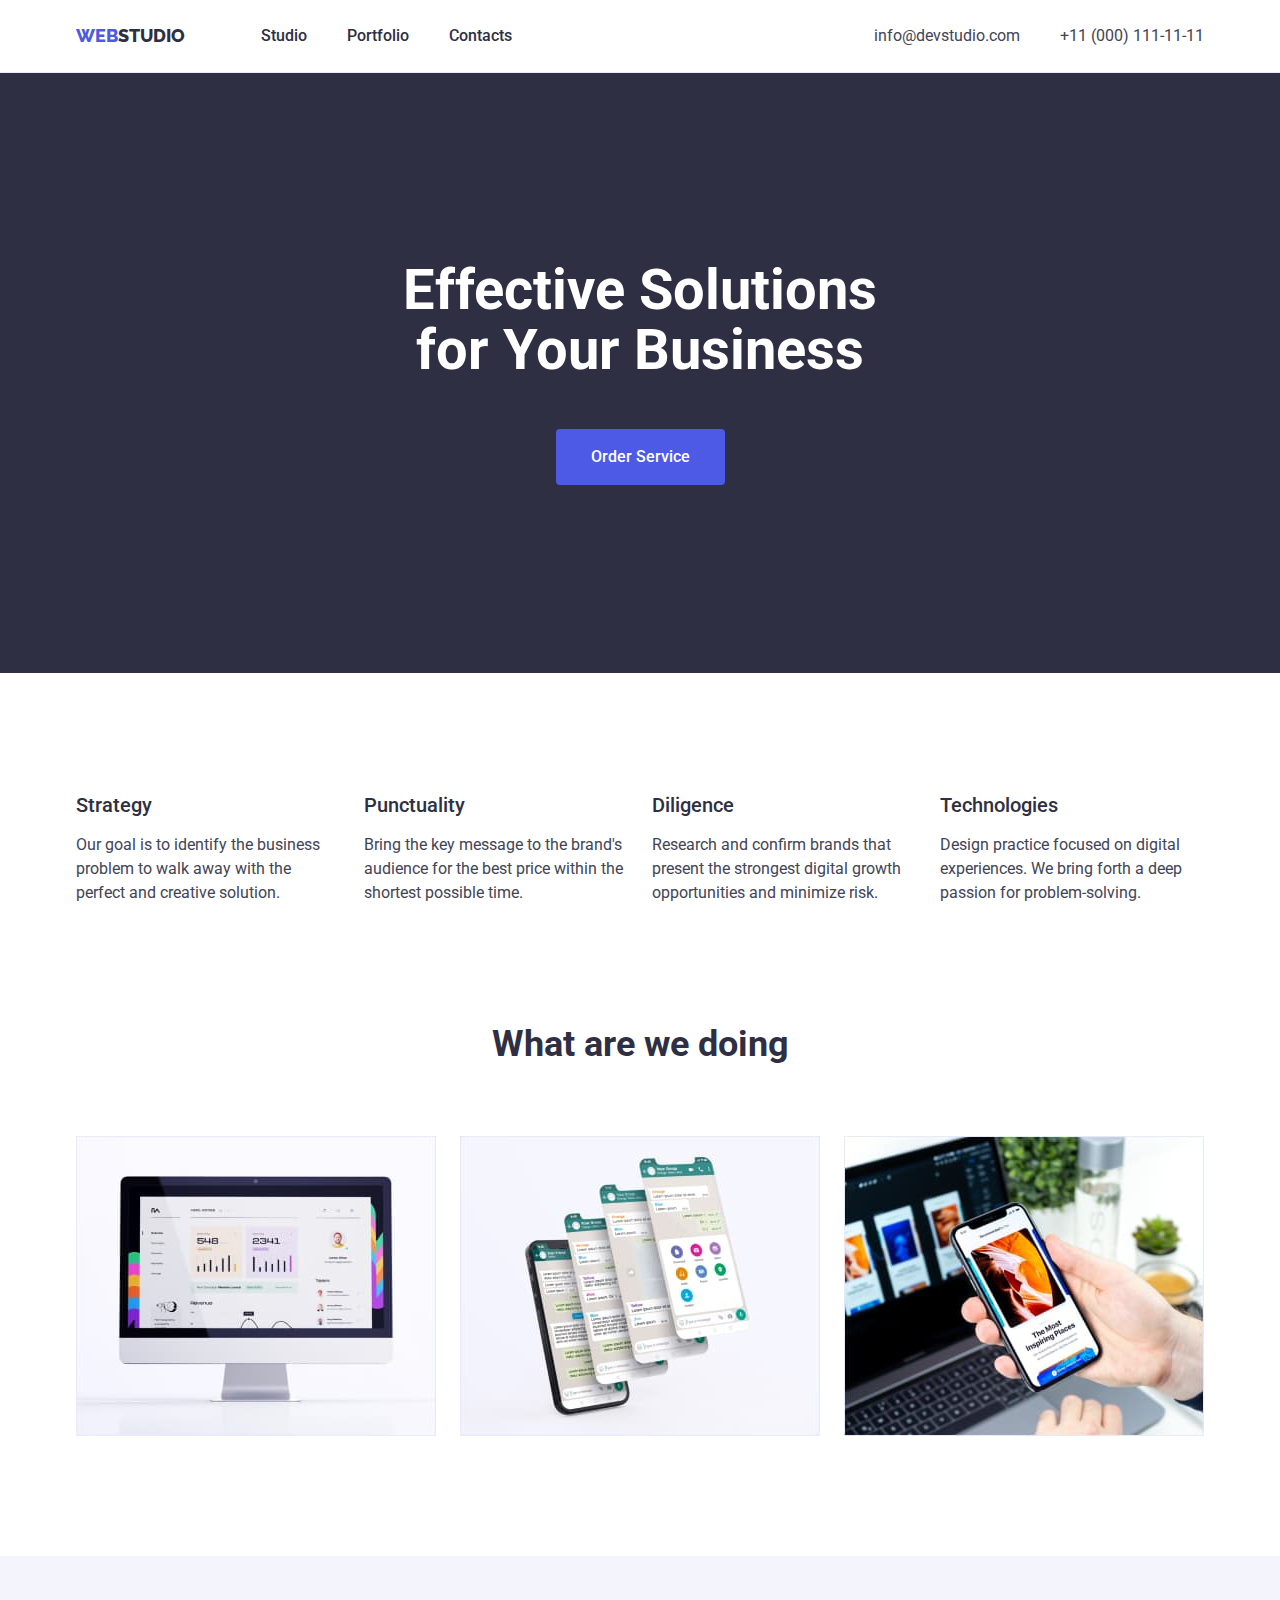
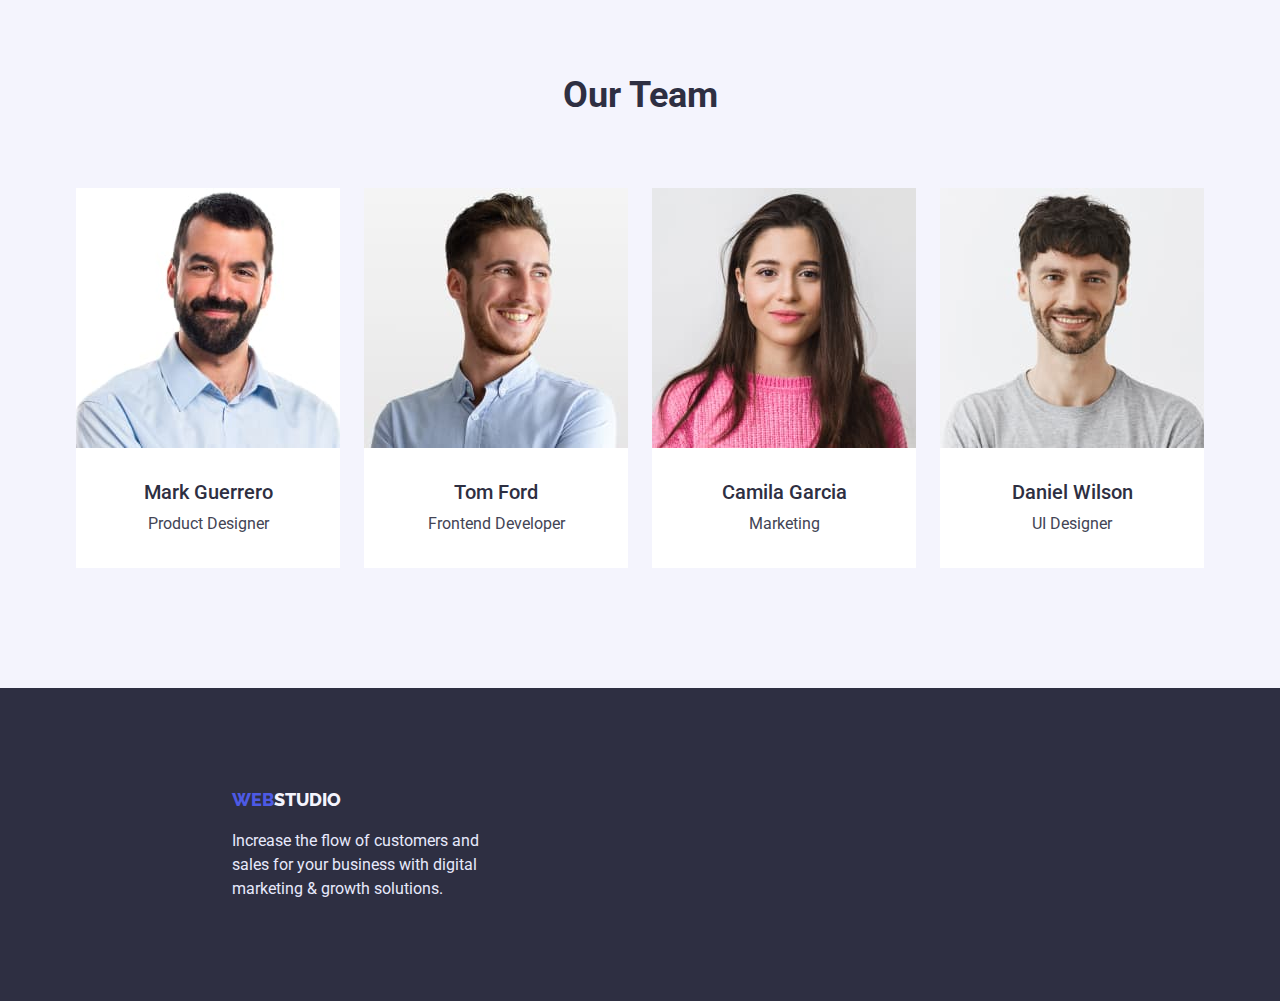
<file: index.html>
<!DOCTYPE html>
<html lang="en">
  <head>
    <meta charset="UTF-8" />
    <meta http-equiv="X-UA-Compatible" content="IE=edge" />
    <meta name="viewport" content="width=device-width, initial-scale=1.0" />
    <title>WebStudio</title>
    <!-- fonts -->
    <link rel="preconnect" href="https://fonts.googleapis.com" />
    <link rel="preconnect" href="https://fonts.gstatic.com" crossorigin />
    <link
      href="https://fonts.googleapis.com/css2?family=Raleway:wght@800&family=Roboto:wght@400;500;700;900&display=swap"
      rel="stylesheet"
    />
    <!--styles-->
    <link
      rel="stylesheet"
      href="https://cdn.jsdelivr.net/npm/modern-normalize@1.1.0/modern-normalize.min.css"
    />
    <link rel="stylesheet" href="./css/styles.css" />
  </head>
  <body>
    <header class="header">
      <div class="conteiner page-header-conteiner">
        <nav class="header-navigation">
          <a class="logo link" href="./index.html"
            ><span class="logo-Web">Web</span>Studio</a
          >
          <ul class="header-list list nav-conteiner">
            <li class="header-item">
              <a class="header-link link" href="./index.html">Studio</a>
            </li>
            <li class="header-item">
              <a class="header-link link" href="./portfolio.html">Portfolio</a>
            </li>
            <li class="header-item">
              <a class="header-link link" href="#">Contacts</a>
            </li>
          </ul>
        </nav>
        <address class="address">
          <ul class="address-list list">
            <li class="address-item">
              <a class="link address-link" href="mailto:info@devstudio.com"
                >info@devstudio.com</a
              >
            </li>
            <li class="address-item">
              <a class="link address-link" href="tel:+110001111111"
                >+11 (000) 111-11-11</a
              >
            </li>
          </ul>
        </address>
      </div>
    </header>
    <main>
      <section class="hero">
        <div class="conteiner">
          <h1 class="hero-title">Effective Solutions for Your Business</h1>
          <button class="button-hero" type="button">Order Service</button>
        </div>
      </section>
      <section class="features">
        <div class="conteiner">
          <h2 class="visually-hidden">features</h2>
          <ul class="features-list list">
            <li class="features-item">
              <h3 class="text-features-title">Strategy</h3>
              <p class="text-features-p">
                Our goal is to identify the business problem to walk away with
                the perfect and creative solution.
              </p>
            </li>
            <li class="features-item">
              <h3 class="text-features-title">Punctuality</h3>
              <p class="text-features-p">
                Bring the key message to the brand's audience for the best price
                within the shortest possible time.
              </p>
            </li>
            <li class="features-item">
              <h3 class="text-features-title">Diligence</h3>
              <p class="text-features-p">
                Research and confirm brands that present the strongest digital
                growth opportunities and minimize risk.
              </p>
            </li>
            <li class="features-item">
              <h3 class="text-features-title">Technologies</h3>
              <p class="text-features-p">
                Design practice focused on digital experiences. We bring forth a
                deep passion for problem-solving.
              </p>
            </li>
          </ul>
        </div>
      </section>
      <section class="what-are">
        <div class="conteiner">
          <h2 class="text-what-are">What are we doing</h2>
          <ul class="what-are-list list">
            <li class="what-are-item">
              <img
                src="./images/desktop-software.jpg"
                alt="desktop_software"
                width="360"
                height="300"
              />
            </li>
            <li class="what-are-item">
              <img
                src="./images/smartphone-software.jpg"
                alt="smartphone software"
                width="360"
                height="300"
              />
            </li>
            <li class="what-are-item">
              <img
                src="./images/smartphon-in-hand.jpg"
                alt="smartphone in hand"
                width="360"
                height="300"
              />
            </li>
          </ul>
        </div>
      </section>
      <section class="section-our-team">
        <div class="conteiner">
          <h2 class="text-our-team">Our Team</h2>

          <ul class="our-team-list list">
            <li class="our-team-item">
              <img
                src="./images/Mark-Guerrero.jpg"
                alt="Mark Guerrero"
                width="264"
                height="260"
              />
              <div class="our-team-text">
                <h3 class="our-team-title">Mark Guerrero</h3>
                <p class="our-team-p">Product Designer</p>
              </div>
            </li>
            <li class="our-team-item">
              <img
                src="./images/Tom-Ford.jpg"
                alt="Frontend Developer"
                width="264"
                height="260"
              />
              <div class="our-team-text">
                <h3 class="our-team-title">Tom Ford</h3>
                <p class="our-team-p">Frontend Developer</p>
              </div>
            </li>
            <li class="our-team-item">
              <img
                src="./images/Camila-Garcia.jpg"
                alt="Camila Garcia"
                width="264"
                height="260"
              />
              <div class="our-team-text">
                <h3 class="our-team-title">Camila Garcia</h3>
                <p class="our-team-p">Marketing</p>
              </div>
            </li>
            <li class="our-team-item">
              <img
                src="./images/Daniel-Wilson.jpg"
                alt="Daniel Wilson"
                width="264"
                height="260"
              />
              <div class="our-team-text">
                <h3 class="our-team-title">Daniel Wilson</h3>
                <p class="our-team-p">UI Designer</p>
              </div>
            </li>
          </ul>
        </div>
      </section>
    </main>
    <footer class="footer">
      <div class="conteiner">
        <div class="logo-web-footer">
          <a class="logo" href="./index.html"
            ><span class="logo-Web">Web</span
            ><span class="logo-footer-studio">Studio</span>
          </a>
        </div>

        <p class="footer-text">
          Increase the flow of customers and sales for your business with
          digital marketing & growth solutions.
        </p>
      </div>
    </footer>
  </body>
</html>
</file>
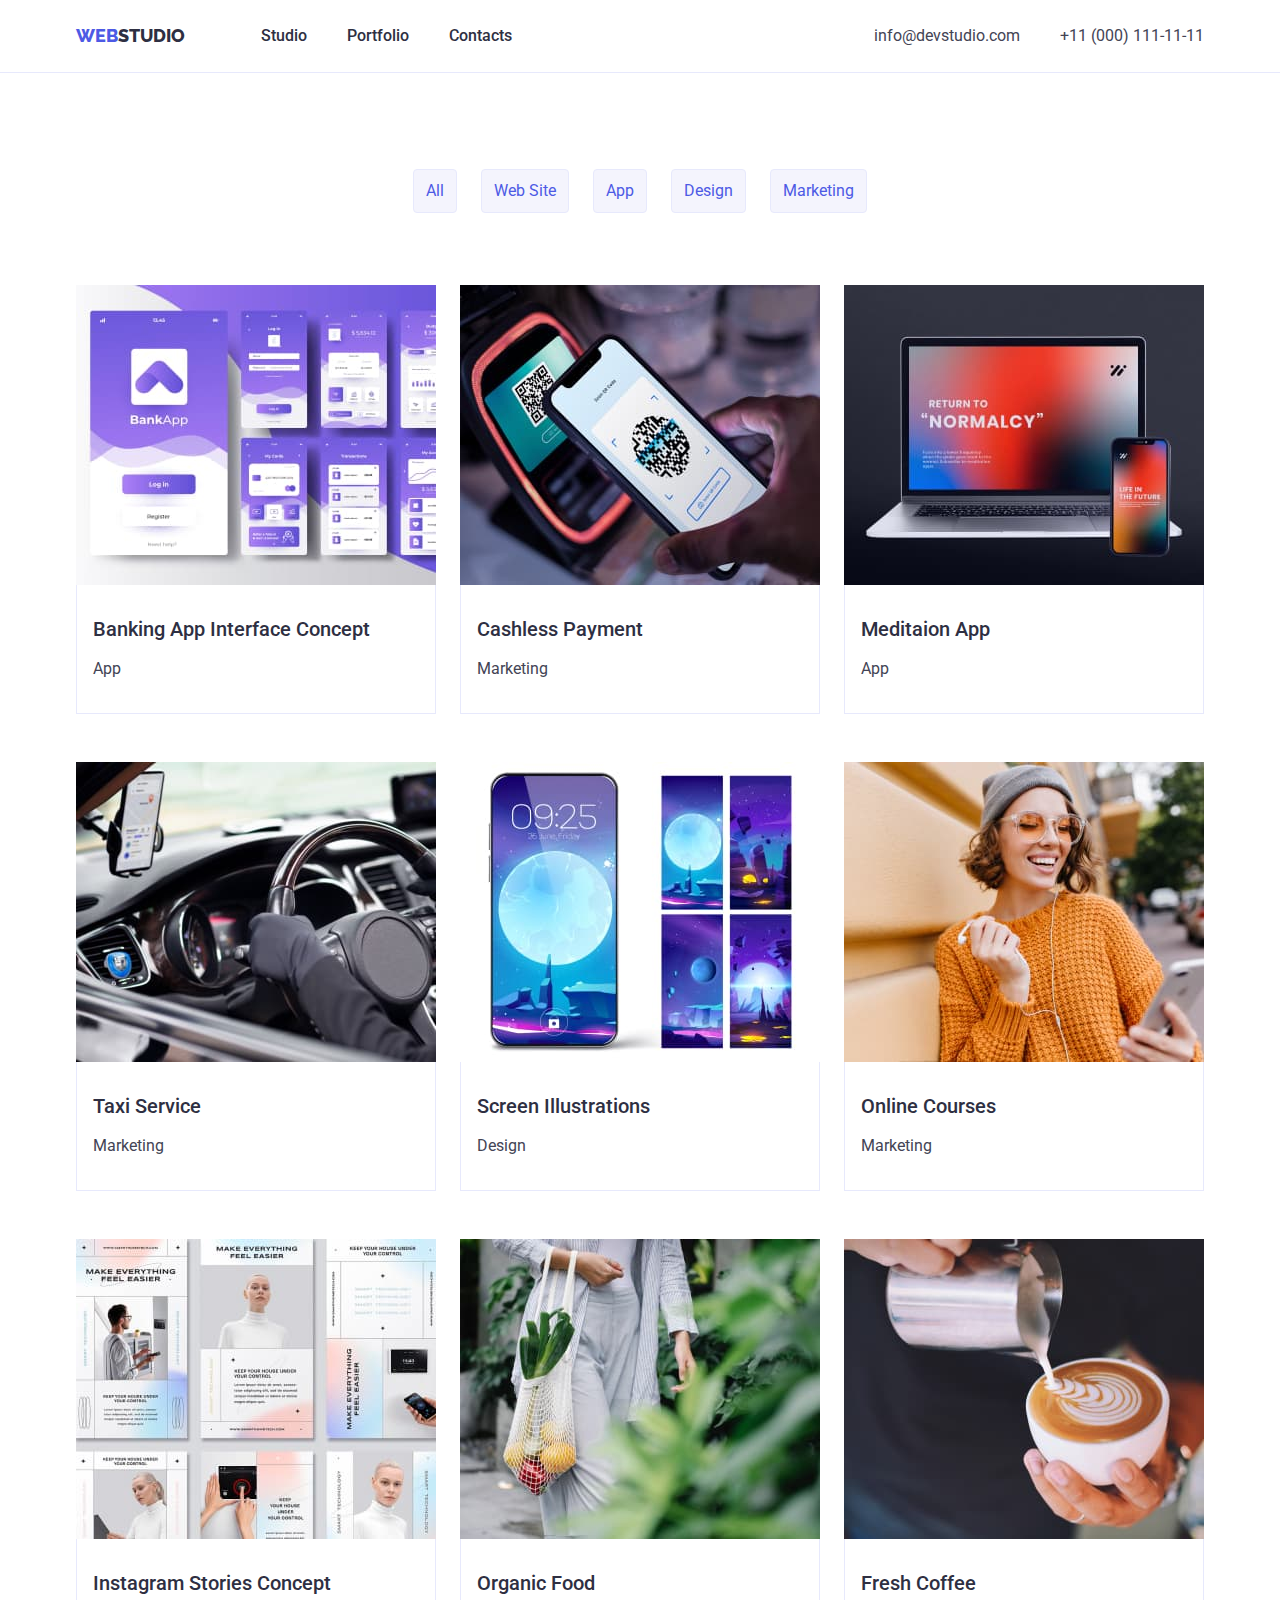
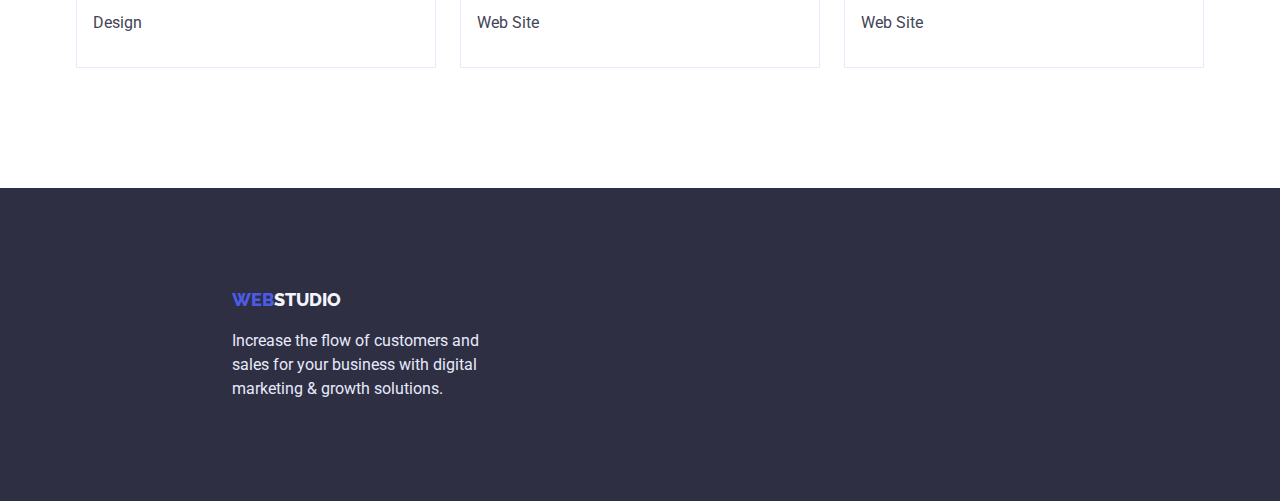
<file: portfolio.html>
<!DOCTYPE html>
<html lang="en">
  <head>
    <meta charset="UTF-8" />
    <meta http-equiv="X-UA-Compatible" content="IE=edge" />
    <meta name="viewport" content="width=device-width, initial-scale=1.0" />
    <title>Portfolio</title>
    <!-- fonts -->
    <link rel="preconnect" href="https://fonts.googleapis.com" />
    <link rel="preconnect" href="https://fonts.gstatic.com" crossorigin />
    <link
      href="https://fonts.googleapis.com/css2?family=Raleway:wght@800&family=Roboto:wght@400;500;700;900&display=swap"
      rel="stylesheet"
    />
    <!--styles-->
    <link
      rel="stylesheet"
      href="https://cdn.jsdelivr.net/npm/modern-normalize@1.1.0/modern-normalize.min.css"
    />
    <link rel="stylesheet" href="./css/styles.css" />
  </head>
  <body>
    <header class="header">
      <div class="conteiner page-header-conteiner">
        <nav class="header-navigation">
          <a class="logo link" href="./index.html"
            ><span class="logo-Web">Web</span>Studio</a
          >
          <ul class="header-list list nav-conteiner">
            <li class="header-item">
              <a class="header-link link" href="./index.html">Studio</a>
            </li>
            <li class="header-item">
              <a class="header-link link" href="./portfolio.html">Portfolio</a>
            </li>
            <li class="header-item">
              <a class="header-link link" href="#">Contacts</a>
            </li>
          </ul>
        </nav>
        <address class="address">
          <ul class="address-list list">
            <li class="address-item">
              <a class="link address-link" href="mailto:info@devstudio.com"
                >info@devstudio.com</a
              >
            </li>
            <li class="address-item">
              <a class="link address-link" href="tel:+110001111111"
                >+11 (000) 111-11-11</a
              >
            </li>
          </ul>
        </address>
      </div>
    </header>
    <main>
      <section class="portfolio">
        <div class="conteiner">
          <h1 class="visually-hidden">filter</h1>

          <ul class="button-portfolio-list list">
            <li class="button-portfolio-item">
              <button type="button">All</button>
            </li>
            <li class="button-portfolio-item">
              <button type="button">Web Site</button>
            </li>
            <li class="button-portfolio-item">
              <button type="button">App</button>
            </li>
            <li class="button-portfolio-item">
              <button type="button">Design</button>
            </li>
            <li class="button-portfolio-item">
              <button type="button">Marketing</button>
            </li>
          </ul>

          <h2 class="visually-hidden">portfolio elements</h2>
          <ul class="flex-conteiner list">
            <li class="flex-element">
              <a class="link" href="#"
                ><img
                  src="./images/img-1-BankingAppInterfaceConcept.jpg"
                  alt="Banking App Interface Concept"
                  width="360"
                  height="300"
                />
                <div class="flex-element-text">
                  <h3 class="text-features-title link">
                    Banking App Interface Concept
                  </h3>
                  <p class="text-features-p">App</p>
                </div></a
              >
            </li>
            <li class="flex-element">
              <a class="link" href="#"
                ><img
                  src="./images/img-2-CashlessPayment.jpg"
                  alt="Cashless Payment"
                  width="360"
                  height="300"
                />
                <div class="flex-element-text">
                  <h3 class="text-features-title">Cashless Payment</h3>
                  <p class="text-features-p">Marketing</p>
                </div></a
              >
            </li>
            <li class="flex-element">
              <a class="link" href="#">
                <img
                  src="./images/img-3-MeditaionApp.jpg"
                  alt="Meditaion App"
                  width="360"
                  height="300"
                />
                <div class="flex-element-text">
                  <h3 class="text-features-title">Meditaion App</h3>
                  <p class="text-features-p">App</p>
                </div></a
              >
            </li>
            <li class="flex-element">
              <a class="link" href="#">
                <img
                  src="./images/img-4-TaxiService.jpg"
                  alt="Taxi Service"
                  width="360"
                  height="300"
                />
                <div class="flex-element-text">
                  <h3 class="text-features-title">Taxi Service</h3>
                  <p class="text-features-p">Marketing</p>
                </div></a
              >
            </li>
            <li class="flex-element">
              <a class="link" href="#"
                ><img
                  src="./images/img-5-ScreenIllustrations.jpg"
                  alt="Screen Illustrations"
                  width="360"
                  height="300"
                />
                <div class="flex-element-text">
                  <h3 class="text-features-title">Screen Illustrations</h3>
                  <p class="text-features-p">Design</p>
                </div></a
              >
            </li>
            <li class="flex-element">
              <a class="link" href="#">
                <img
                  src="./images/img-6-OnlineCourses.jpg"
                  alt="Online Courses"
                  width="360"
                  height="300"
                />
                <div class="flex-element-text">
                  <h3 class="text-features-title">Online Courses</h3>
                  <p class="text-features-p">Marketing</p>
                </div></a
              >
            </li>
            <li class="flex-element">
              <a class="link" href="#"
                ><img
                  src="./images/img-7-InstagramStoriesConcept.jpg"
                  alt="Instagram Stories Concept"
                  width="360"
                  height="300"
                />
                <div class="flex-element-text">
                  <h3 class="text-features-title">Instagram Stories Concept</h3>
                  <p class="text-features-p">Design</p>
                </div></a
              >
            </li>
            <li class="flex-element">
              <a class="link" href="#"
                ><img
                  src="./images/img-8-OrganicFood.jpg"
                  alt="Organic Food"
                  width="360"
                  height="300"
                />
                <div class="flex-element-text">
                  <h3 class="text-features-title">Organic Food</h3>
                  <p class="text-features-p">Web Site</p>
                </div></a
              >
            </li>
            <li class="flex-element">
              <a class="link" href="#"
                ><img
                  src="./images/img-9-FreshCoffee.jpg"
                  alt="Fresh Coffee"
                  width="360"
                  height="300"
                />
                <div class="flex-element-text">
                  <h3 class="text-features-title">Fresh Coffee</h3>
                  <p class="text-features-p">Web Site</p>
                </div></a
              >
            </li>
          </ul>
        </div>
      </section>
    </main>
    <footer class="footer">
      <div class="conteiner">
        <div class="logo-web-footer">
          <a class="logo" href="./index.html"
            ><span class="logo-Web">Web</span
            ><span class="logo-footer-studio">Studio</span>
          </a>
        </div>
        <p class="footer-text">
          Increase the flow of customers and sales for your business with
          digital marketing & growth solutions.
        </p>
      </div>
    </footer>
  </body>
</html>
</file>
<file: css/styles.css>
:root {
  --color-primary: #2e2f42;
  --link-secondary: #434455;
  --link-hover: #404bbf;
  --background-calar-hero: #2e2f42;
  --color-text-hero: #ffffff;
  --color-text-footer: #e7e9fc;
  --background-color-btn-hero: #4d5ae5;
  --background-color-btn-hero-hover: #404bbf;
  --color-text-features-p: #434455;
  --background-color-primary: #ffffff;
  --background-color-our-team: #f4f4fd;
}

body {
  color: var(--color-primary);
  background-color: var(--background-color-primary);
  font-family: "Roboto", sans-serif;
  font-size: 16px;
  font-weight: 400;
  line-height: 1.5;
}
.visually-hidden {
  clip: rect(0 0 0 0);
  clip-path: inset(50%);
  height: 1px;
  overflow: hidden;
  position: absolute;
  white-space: nowrap;
  width: 1px;
}
h1,
h2,
h3,
h4,
p {
  margin-top: 0;
  margin-bottom: 0;
}
ul,
ol {
  margin-top: 0;
  margin-bottom: 0;
  padding-left: 0;
}

img {
  display: block;
}
.conteiner {
  width: 1158px;
  margin-left: auto;
  margin-right: auto;
  padding-left: 15px;
  padding-right: 15px;
}
.list {
  list-style: none;
}

.link {
  text-decoration: none;
}
/* ================header============= */
.header {
  border-color: #e7e9fc;
  border-style: solid;
  border-width: 0 0 1px 0;
}
.page-header-conteiner {
  display: flex;
  align-items: center;
  padding-top: 24px;
  padding-bottom: 24px;
}
.logo {
  text-decoration: none;
  font-size: 18px;
  font-weight: 800;
  line-height: 1.3;
  font-family: "Raleway", sans-serif;
  color: #2e2f42;
  text-transform: uppercase;

  margin-right: 76px;
  margin-left: 0px;
}
.logo-Web {
  color: #4d5ae5;
}
.header-navigation {
  display: flex;
  align-items: center;
}
.header-list {
  display: flex;
  align-items: center;
}
.header-link {
  color: var(--color-primary);
  font-weight: 500;
  line-height: 1.5;
  font-style: normal;
}
.header-link:hover,
.header-link:focus {
  color: var(--link-hover);
}
.address {
  font-style: normal;
  margin-left: auto;
}
.address-list {
  display: flex;
  align-items: center;
}

.header-item:not(:last-child) {
  margin-right: 40px;
}
.address-link {
  color: var(--link-secondary);
  font-weight: inherit;
}

.address-link:hover,
.address-link:focus {
  color: var(--link-hover);
}
.address-item:not(:last-child) {
  margin-right: 40px;
}
/* ==================== main ================== */
/* ==================== hero ==================*/
.hero {
  background-color: var(--background-calar-hero);
  padding-top: 188px;
  padding-bottom: 188px;
  text-align: center;
}

.hero-title {
  font-weight: 700;
  font-size: 56px;
  line-height: 1.07;
  color: var(--color-text-hero);
  text-align: center;
  padding-bottom: 48px;
  max-width: 500px;
  margin-left: auto;
  margin-right: auto;
}

.button-hero {
  background-color: var(--background-color-btn-hero);
  color: var(--color-text-hero);
  line-height: 1.5;
  border: none;
  cursor: pointer;
  border-radius: 4px;
  font-weight: 500;
  font-size: 16px;
  line-height: 1.5;
  letter-spacing: 4%;

  min-width: 169px;
  min-height: 56px;
  padding-top: 16px;
  padding-bottom: 16px;
  /* margin-left: auto;
  margin-right: auto; */
}

.button-hero:hover,
.button-hero:focus {
  background-color: var(--background-color-btn-hero-hover);
}
/* ======================features conteiner ================*/
.features {
  padding-top: 120px;
  padding-bottom: 120px;
}
.features-list {
  display: flex;
  flex-wrap: wrap;
  gap: 24px;
}
.features-item {
  flex-basis: calc((100% - 72px) / 4);
}
.text-features-title {
  font-weight: 500;
  font-size: 20px;
  line-height: 1.2;
  color: var(--color-primary);
  margin-bottom: 8px;
}
.text-features-p {
  color: var(--color-text-features-p);
}
/* ======================text-what-are ================*/
.what-are {
  padding-bottom: 120px;
}
.text-what-are,
.text-our-team {
  font-weight: 700;
  font-size: 36px;
  line-height: 1.1;
  margin-bottom: 72px;
  text-align: center;
}
.what-are-list {
  display: flex;
  flex-wrap: wrap;
  gap: 24px;
}
.what-are-item {
  flex-basis: calc((100% - 48px) / 3);
}

.our-team-list {
  display: flex;
  flex-wrap: wrap;
  gap: 24px;
}

.our-team-item {
  flex-basis: calc((100% - 72px) / 4);
}

.our-team-title {
  font-weight: 500;
  font-size: 20px;
  line-height: 1.2;
  text-align: center;
  padding-top: 32px;
}
.section-our-team {
  background-color: var(--background-color-our-team);
  padding-top: 120px;
  padding-bottom: 120px;
}
.our-team-p {
  color: var(--color-text-features-p);
  text-align: center;
  margin-top: 8px;
  padding-bottom: 32px;
}
.our-team-text {
  background-color: #fff;
}
/* footer */
.footer {
  background-color: var(--background-calar-hero);
  padding-top: 100px;
  padding-bottom: 100px;
}
.logo-web-footer {
  margin-left: 156px;
}
.logo-footer-studio {
  color: #f4f4fd;
}
.footer-text {
  color: var(--color-text-footer);
  margin-top: 16px;
  margin-left: 156px;
  width: 264px;
}
/*===================portfolio=========================*/
/*====================Кнопки=================*/

.portfolio {
  padding-top: 96px;
  padding-bottom: 120px;
}

.portfolio button {
  background-color: #f4f4fd;
  color: #4d5ae5;
  border-color: #e7e9fc;
  border-style: solid;
  border-width: 1px;
  border-radius: 4px;
  cursor: pointer;
  padding-top: 12px;
  padding-bottom: 12px;
  padding-left: 12px;
  padding-right: 12px;
}
.portfolio button:hover,
.portfolio button:focus {
  background-color: #404bbf;
  color: #ffffff;
  box-shadow: 0px 2px 2px 0px rgba(0, 0, 0, 0.5);
  border-color: #404bbf;
}
.button-portfolio-list {
  display: flex;
  align-items: center;
  justify-content: center;
}
.button-portfolio-item:not(:last-child) {
  margin-right: 24px;
}

/* ======================portfolio elements=============== */

.flex-conteiner {
  display: flex;
  flex-wrap: wrap;
  row-gap: 48px;
  column-gap: 24px;
  margin-top: 72px;
}
.flex-element {
  flex-basis: calc((100% - 48px) / 3);
}
.flex-element-text {
  border-color: #e7e9fc;
  border-style: solid;
  border-width: 1px;
  border-top-width: 0;
  padding-bottom: 32px;
  padding-left: 16px;
  padding-top: 32px;
}
.text-features-title {
  padding-bottom: 8px;
}
</file>
